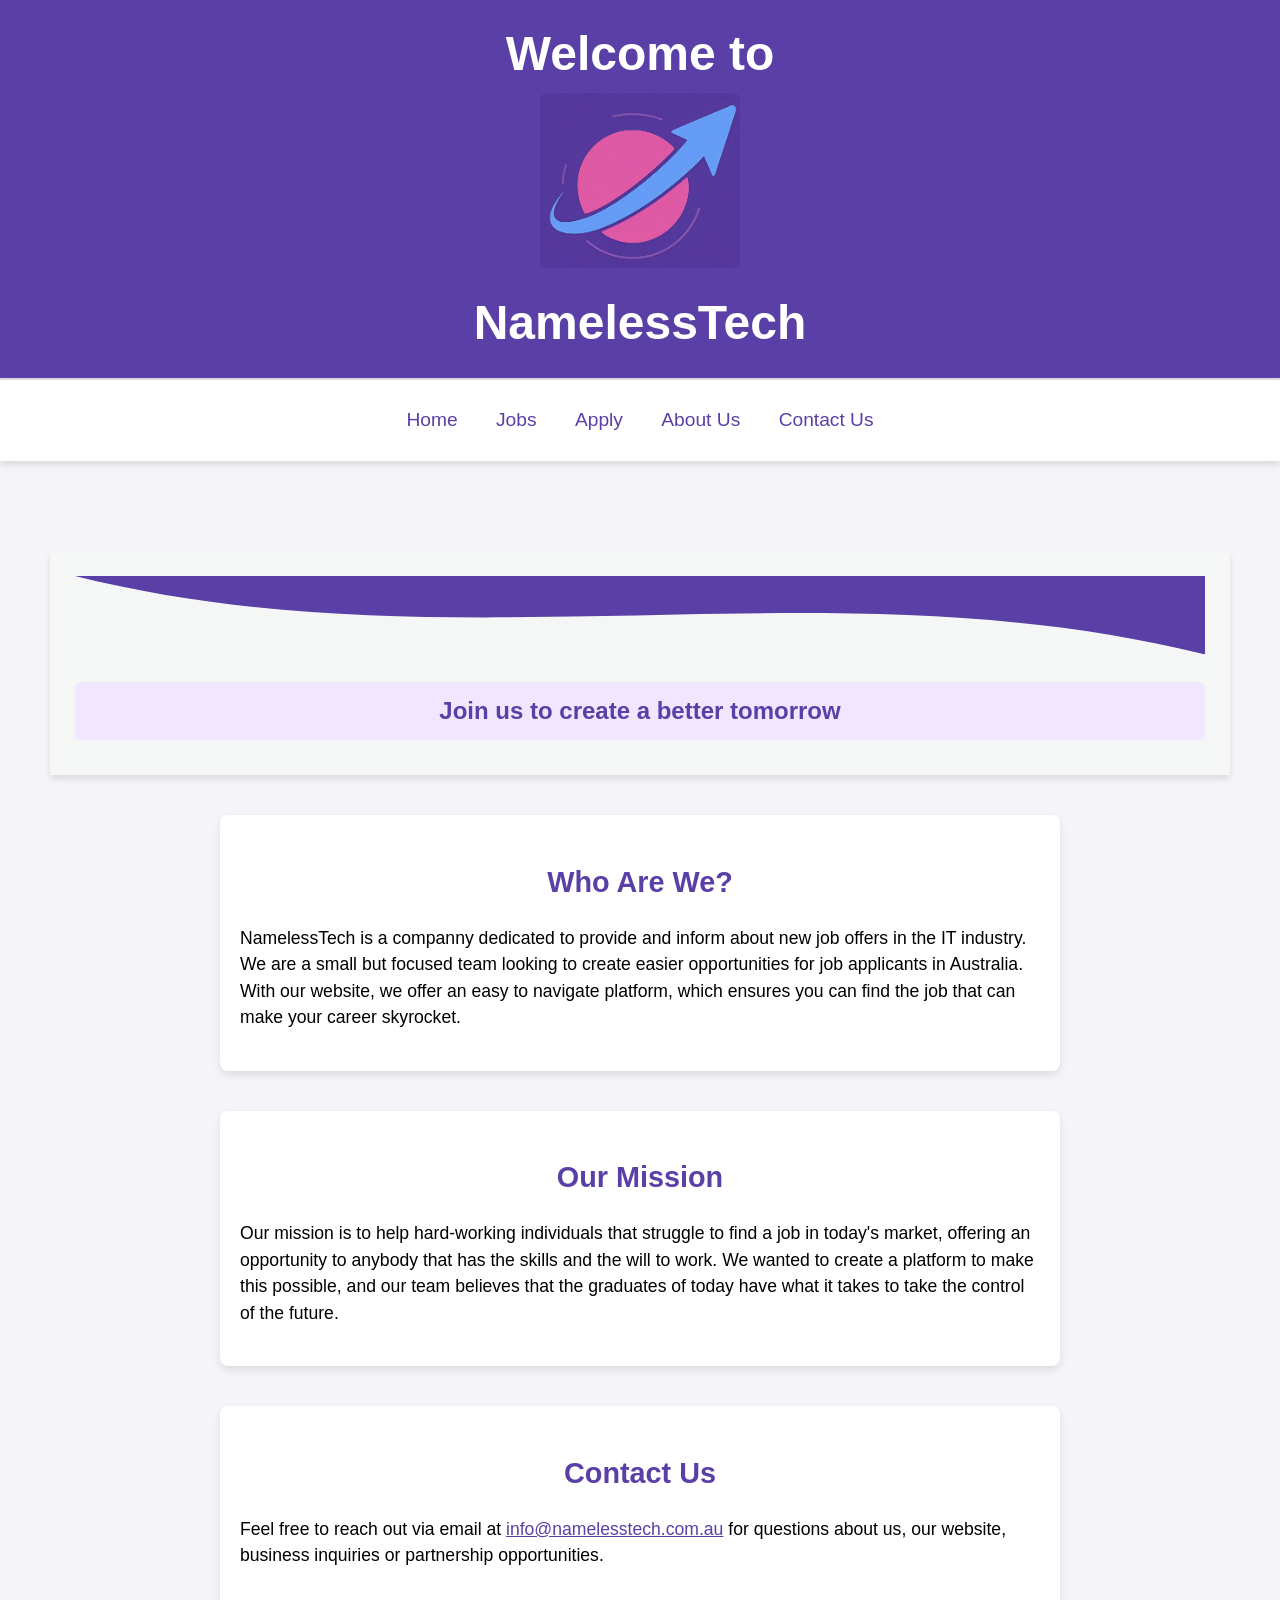
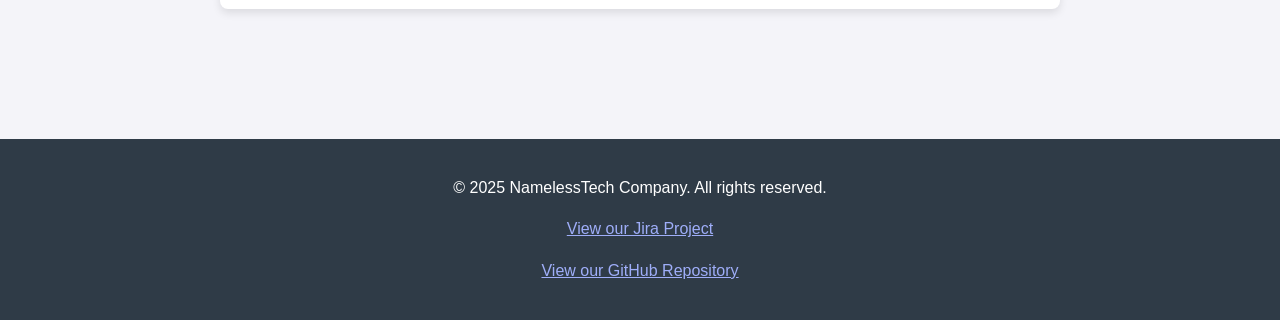
<file: Group-Assignment-main/index.html>
<!DOCTYPE html>
<html lang="en">
<head>
  <meta charset="UTF-8">
  <meta name="description" content="Official homepage of NamelessTech - your innovative IT solutions partner.">
  <meta name="author" content="Your Group Name">
  <meta name="viewport" content="width=device-width, initial-scale=1.0">
  <title>NamelessTech - Welcome</title>
  <link rel="stylesheet" href="./styles/style.css">
</head>
<body>

 <!-- Hero Header -->
<div class="index-hero">
  <h1>Welcome to</h1>
  <a href="index.html">
    <img src="images/image.png" alt="NamelessTech Logo" width="100" style="margin-bottom: 10px;"> <!--Logo image was created with AI (Sora) with the instruction "draw a logo as symbol of NamelessTech" in chinese-->
  </a>
  <h1>NamelessTech</h1>
</div>

<!-- Navigation Section -->
<div class="nav-section">
  <nav>
    <ul>
      <li><a href="index.html">Home</a></li>
      <li><a href="jobs.html">Jobs</a></li>
      <li><a href="apply.html">Apply</a></li>
      <li><a href="about.html">About Us</a></li>
      <li><a href="mailto:info@namelesstech.com.au" style="color: #5A3FA7;">Contact Us</a></li>
    </ul>
  </nav>
</div>


  <!-- Main Content Section -->
  <main class="section">
    <section class="index-hero-banner">
        <svg class="wave-svg" viewBox="0 0 1440 100" preserveAspectRatio="none">
          <path d="M0,0 C480,120 960,-20 1440,100 L1440,0 L0,0 Z" fill="#5A3FA7"></path>
        </svg>
      <div class="index-hero-text">
        <h2>Join us to create a better tomorrow</h2>
      </div>
    </section>
    
    
    <div class="job-description-container">
      <h2>Who Are We?</h2>
      <p>
        NamelessTech is a companny dedicated to provide and inform about new job offers in the IT industry.
        We are a small but focused team looking to create easier opportunities for job applicants in Australia.
        With our website, we offer an easy to navigate platform, which ensures you can find the job that can make your career skyrocket. 
      </p>
    </div>

    <div class="job-description-container">
      <h2>Our Mission</h2>
      <p>
        Our mission is to help hard-working individuals that struggle to find a job in today's market, offering an opportunity to anybody
        that has the skills and the will to work.
        We wanted to create a platform to make this possible, and our team believes that the graduates of today have what it takes to take the control of
        the future.

      </p>
    </div>

    <div class="job-description-container">
      <h2>Contact Us</h2>
      <p>
        Feel free to reach out via email at 
        <a href="mailto:info@namelesstech.com.au" style="color: #5A3FA7;">info@namelesstech.com.au</a> 
        for questions about us, our website, business inquiries or partnership opportunities.
      </p>
    </div>

  </main>

  <!-- Footer -->
  <footer>
    <p>&copy; 2025 NamelessTech Company. All rights reserved.</p>
    <p><a href="https://longmuyheak.atlassian.net/jira/software/projects/WEBTECH/boards/2" target="_blank" style="color: #9faef9;">View our Jira Project</a></p>
    <p><a href="https://github.com/Muyheak/Group-Assignment" target="_blank" style="color:#9faef9;">View our GitHub Repository</a></p>

  </footer>

</body>
</html>
</file>
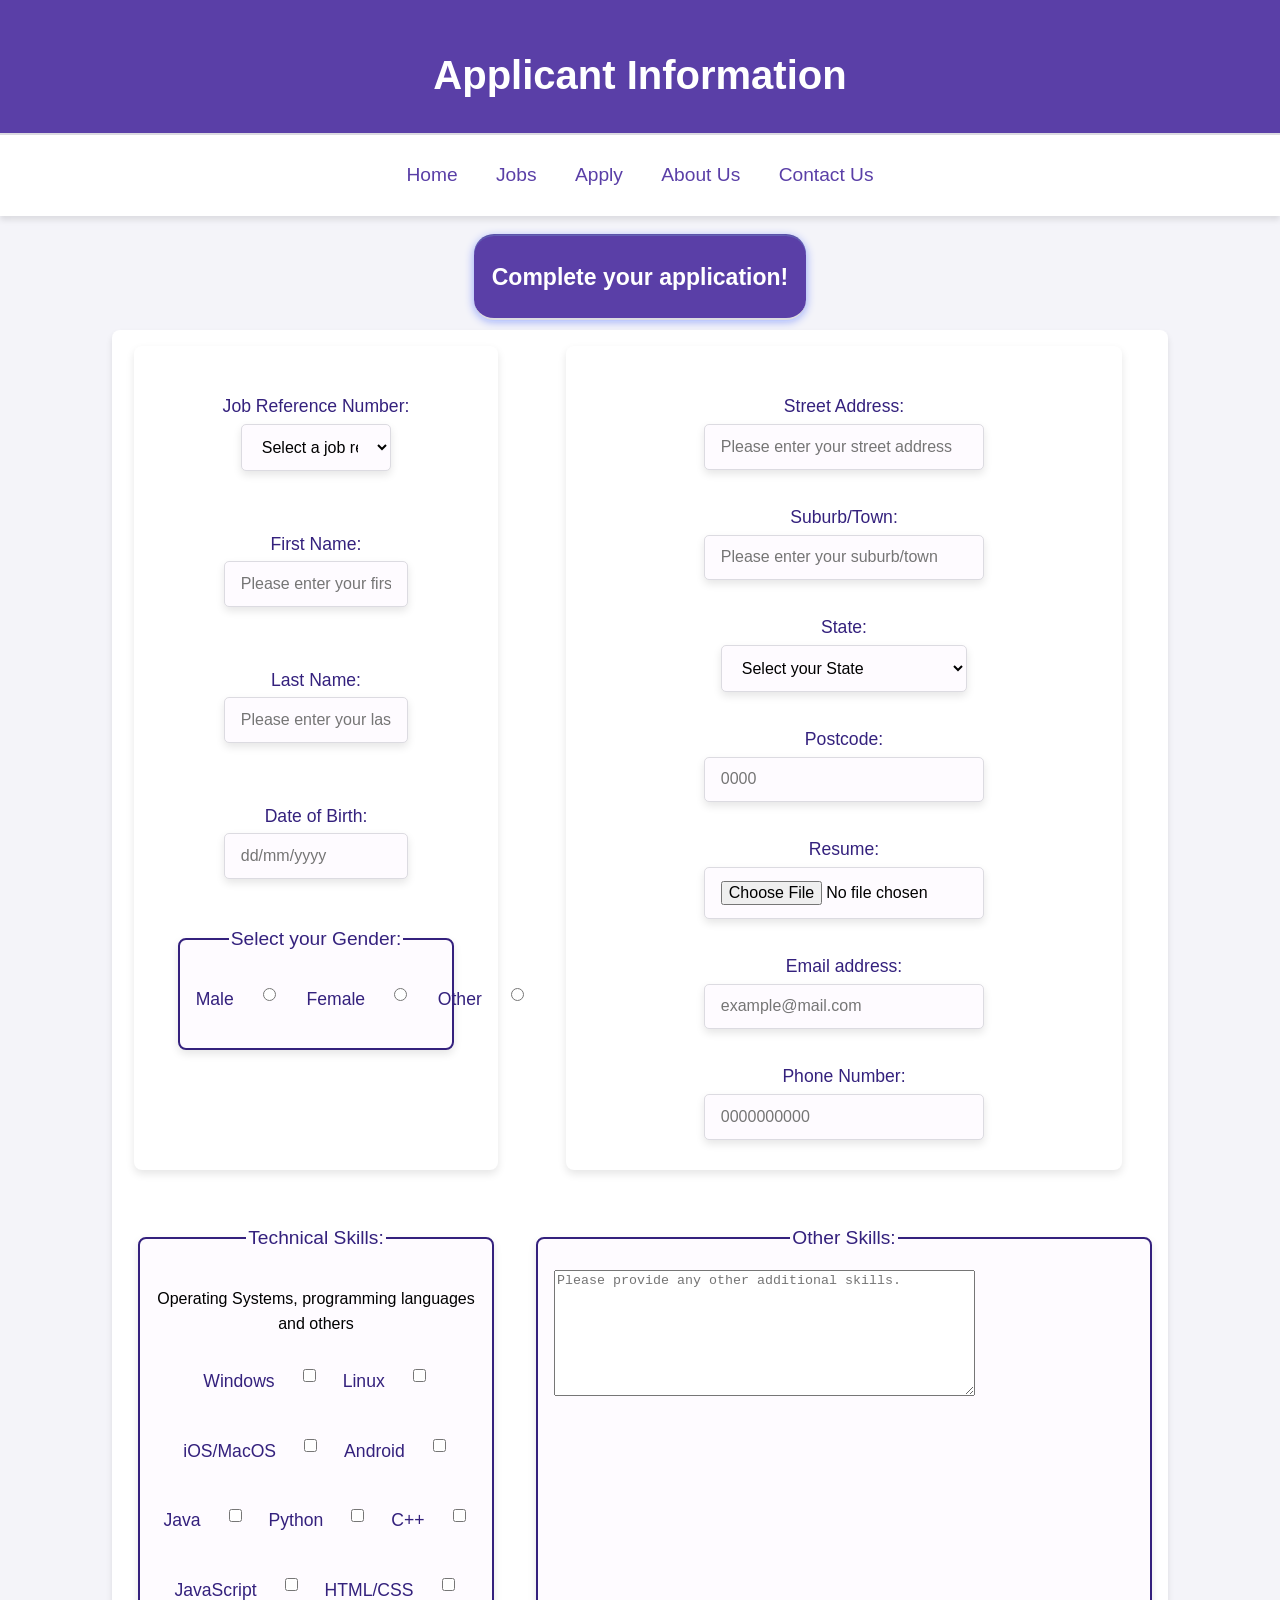
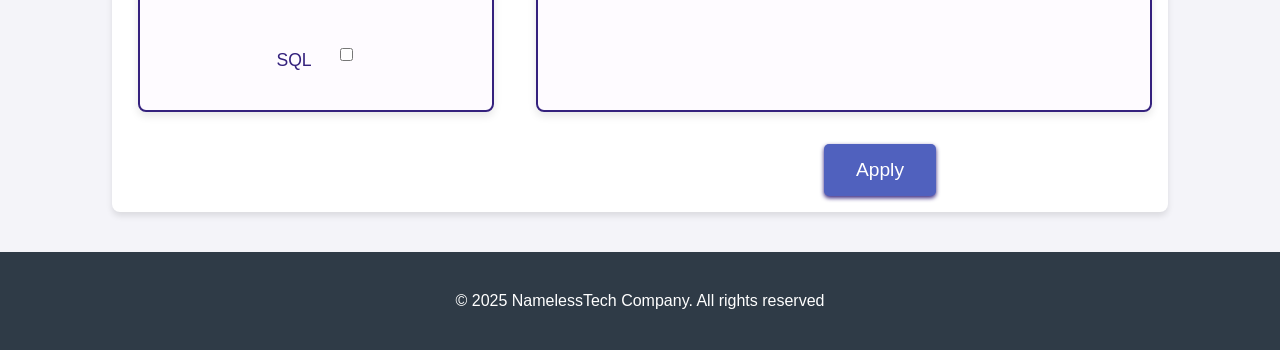
<file: Group-Assignment-main/apply.html>
<!DOCTYPE html>
<html lang="en">
<head>
    <meta charset="UTF-8">
    <meta name="viewport" content="width=device-width, initial-scale=1.0">
    <link rel="stylesheet" href="./styles/style.css"> <!--Link to CSS file-->
    <title>Job Application</title>
</head>
<body>
    <header class="header-apply">
        <h1>Applicant Information</h1>
    </header>
    <div class="nav-section"> <!--Menu navigation-->
        <nav>
          <ul>
            <li><a href="index.html">Home</a></li>
            <li><a href="jobs.html">Jobs</a></li>
            <li><a href="apply.html">Apply</a></li>
            <li><a href="about.html">About Us</a></li>
            <li><a href="mailto:info@namelesstech.com.au" style="color: #5A3FA7;">Contact Us</a></li><!--"Contact us" button redirecting to email address-->
          </ul>
        </nav>
      </div>
    <h1 class="header-complete">Complete your application!</h1>

    
    <form class="grid-layout" action="https://mercury.swin.edu.au/it000000/formtest.php" method="post" enctype="multipart/form-data"><!--Form creation that connects to the given database that will storage the result-->
        <div class="container">
            <label for="job_ref_number">Job Reference Number: </label> <!--Dropdown list including our job reference numbers-->
            <select name="job_ref_number" id="job_ref_number" required>
                <option value="" disabled selected>Select a job reference number</option>
                <option value="ITS01">ITS01</option>
                <option value="DTS02">DTS02</option>
                <option value="SWE03">SWE03</option>
                <option value="UID04">UID04</option>
            </select><br><br>
            <!--Input for the user to fill in with personal information-->
            <label for="firstname">First Name: </label>
            <input type="text" id="firstname" name="firstname" maxlength="20" placeholder="Please enter your first name" required><br><br>

            <label for="lastname">Last Name: </label>
            <input type="text" id="lastname" name="lastname" maxlength="20" placeholder="Please enter your last name" required><br><br>

            <label for="dob">Date of Birth: </label>
            <input type="text" id="dob" name="dob" pattern="\d{2}/\d{2}/\d{4}" placeholder="dd/mm/yyyy" required><br><br> <!--Date of birth with required pattern-->

            <fieldset>
                <legend>Select your Gender: </legend>
                <div class="radio-row">
                    <label for="Male">Male</label>
                    <input type="radio" id="Male" name="gender" value="Male" required>

                    <label for="Female">Female</label>
                    <input type="radio" id="Female" name="gender" value="Female">

                    <label for="Other">Other</label>
                    <input type="radio" id="Other" name="gender" value="Other">
                </div>
            </fieldset>
        </div>

        <div class="container2">
            <label for="Street">Street Address: </label>
            <input type="text" id="Street" name="Street" maxlength="50" placeholder="Please enter your street address" required><br>

            <label for="suburb">Suburb/Town: </label>
            <input type="text" id="suburb" name="suburb" maxlength="50" placeholder="Please enter your suburb/town" required><br>

            <label for="state">State: </label>
            <select name="state" id="state" required>
                <option value="" disabled selected>Select your State</option>
                <option value="VIC">VIC</option>
                <option value="NSW">NSW</option>
                <option value="QLD">QLD</option>
                <option value="NT">NT</option>
                <option value="WA">WA</option>
                <option value="SA">SA</option>
                <option value="TAS">TAS</option>
                <option value="ACT">ACT</option>
            </select><br>

            <label for="postcode">Postcode: </label>
            <input type="text" id="postcode" name="postcode" pattern="^(0[2-9]\d{2}|[1-9]\d{3})$" maxlength="4" placeholder="0000" required><br> <!--Postcode with required pattern-->

            <label for="resume">Resume:</label>
            <input type="file" id="resume" name="resume" accept=".pdf,.doc,.docx" required><br>

            <label for="email">Email address: </label>
            <input type="email" id="email" name="email" placeholder="example@mail.com" required><br>

            <label for="phone">Phone Number: </label>
            <input type="tel" id="phone" name="phone" pattern="(\d\s?){8,12}$" minlength="8" maxlength="12" placeholder="0000000000" required><br>
        </div>

        <fieldset class="checkbox-group">
            <legend>Technical Skills: </legend>
            <div class="tskills">
            <p>Operating Systems, programming languages and others</p>
            </div>
            <div class="checkbox-row">
                <label for="skill1">Windows</label>
                <input type="checkbox" id="skill1" name="skills" value="Windows">
                <label for="skill2">Linux</label>
                <input type="checkbox" id="skill2" name="skills" value="Linux">

                <label for="skill3">iOS/MacOS</label>
                <input type="checkbox" id="skill3" name="skills" value="MacOS">

                <label for="skill4">Android</label>
                <input type="checkbox" id="skill4" name="skills" value="Android">
                <label for="pr1">Java</label>
                <input type="checkbox" id="pr1" name="skills" value="Java">

                <label for="pr2">Python</label>
                <input type="checkbox" id="pr2" name="skills" value="Python">

                <label for="pr3">C++</label>
                <input type="checkbox" id="pr3" name="skills" value="C++">

                <label for="pr4">JavaScript</label>
                <input type="checkbox" id="pr4" name="skills" value="JavaScript">

                <label for="pr5">HTML/CSS</label>
                <input type="checkbox" id="pr5" name="skills" value="HTML/CSS">

                <label for="pr6">SQL</label>
                <input type="checkbox" id="pr6" name="skills" value="SQL">
            </div>
        </fieldset>

        <fieldset class="other-skills">
            <legend>Other Skills: </legend>
            <textarea id="otherskills" name="otherskills" rows="8" cols="50" maxlength="300" placeholder="Please provide any other additional skills."></textarea>
        </fieldset>

        <div class="submit"> <!--Submit button to end Form-->
            <input type="submit" value="Apply">
        </div>
    </form>

    <footer class="footer-apply">
        <p>&copy; 2025 NamelessTech Company. All rights reserved</p>
    </footer>
</body>
</html>
</file>
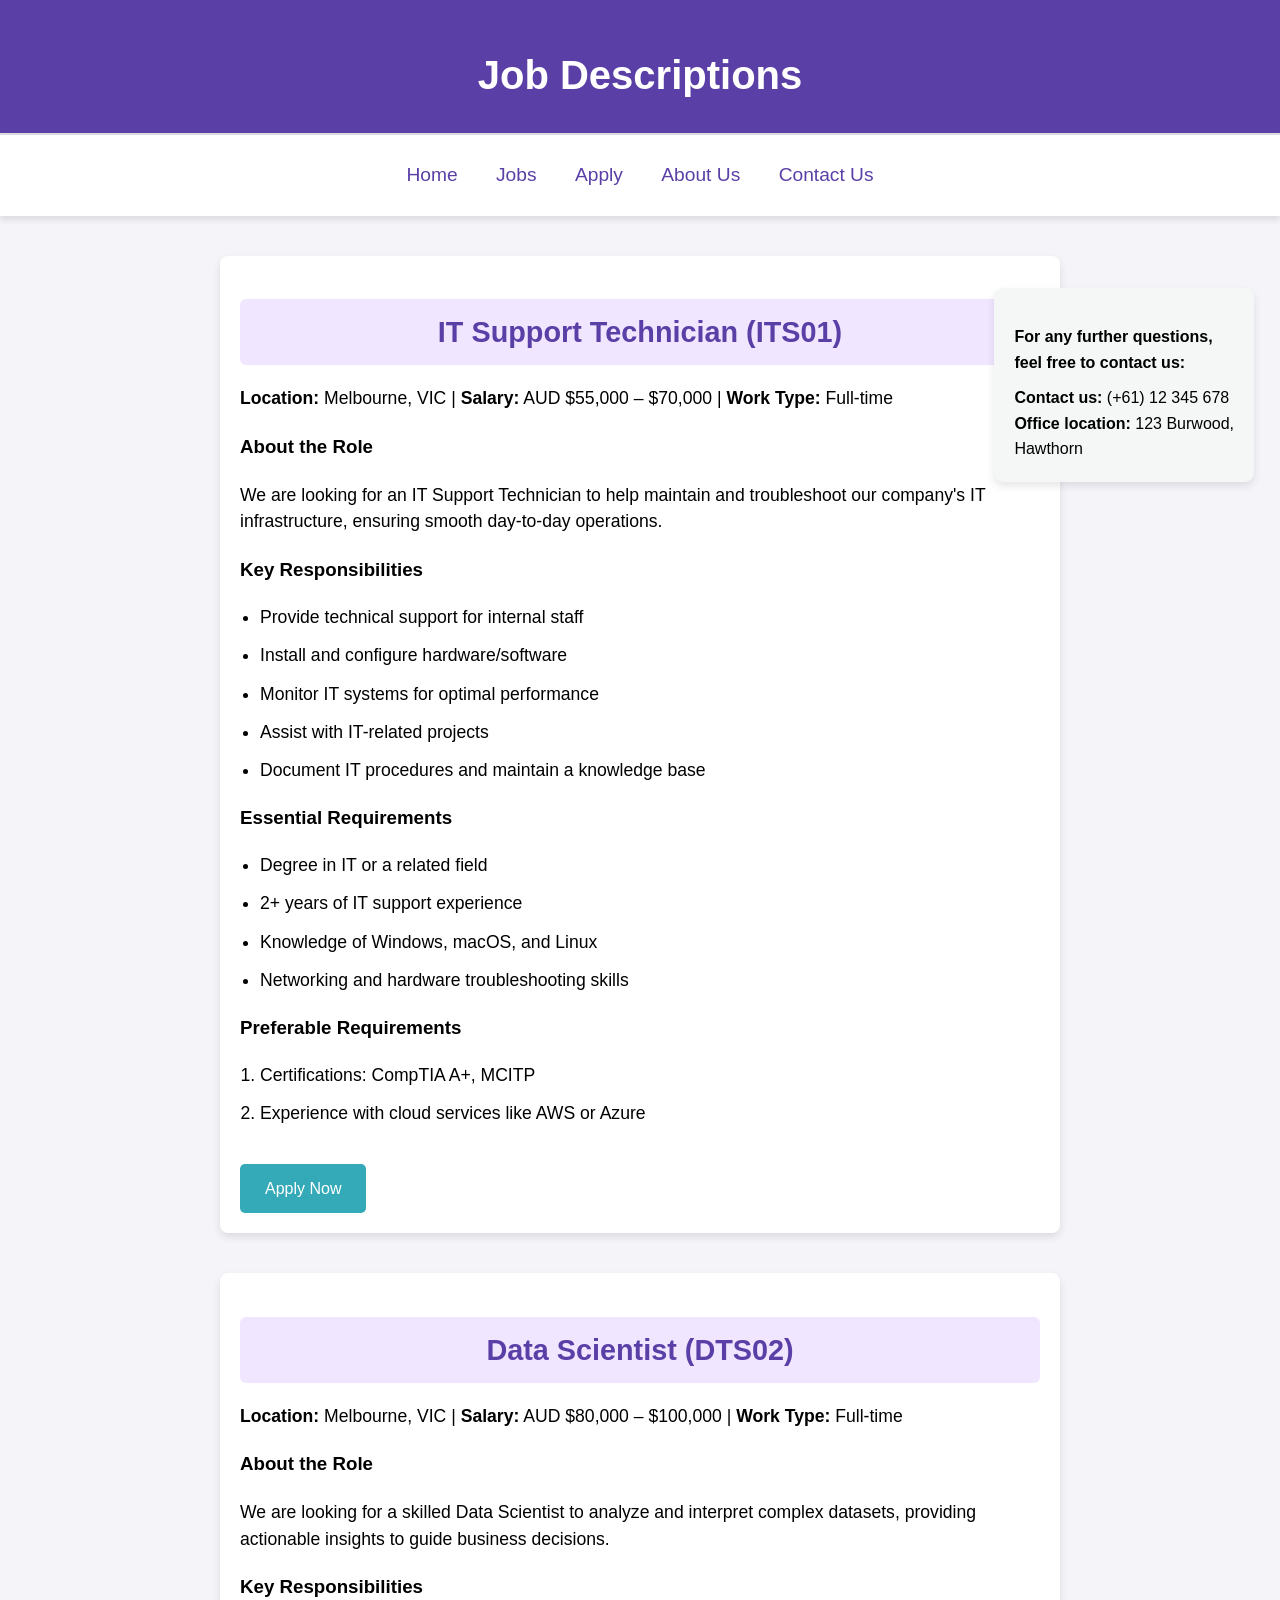
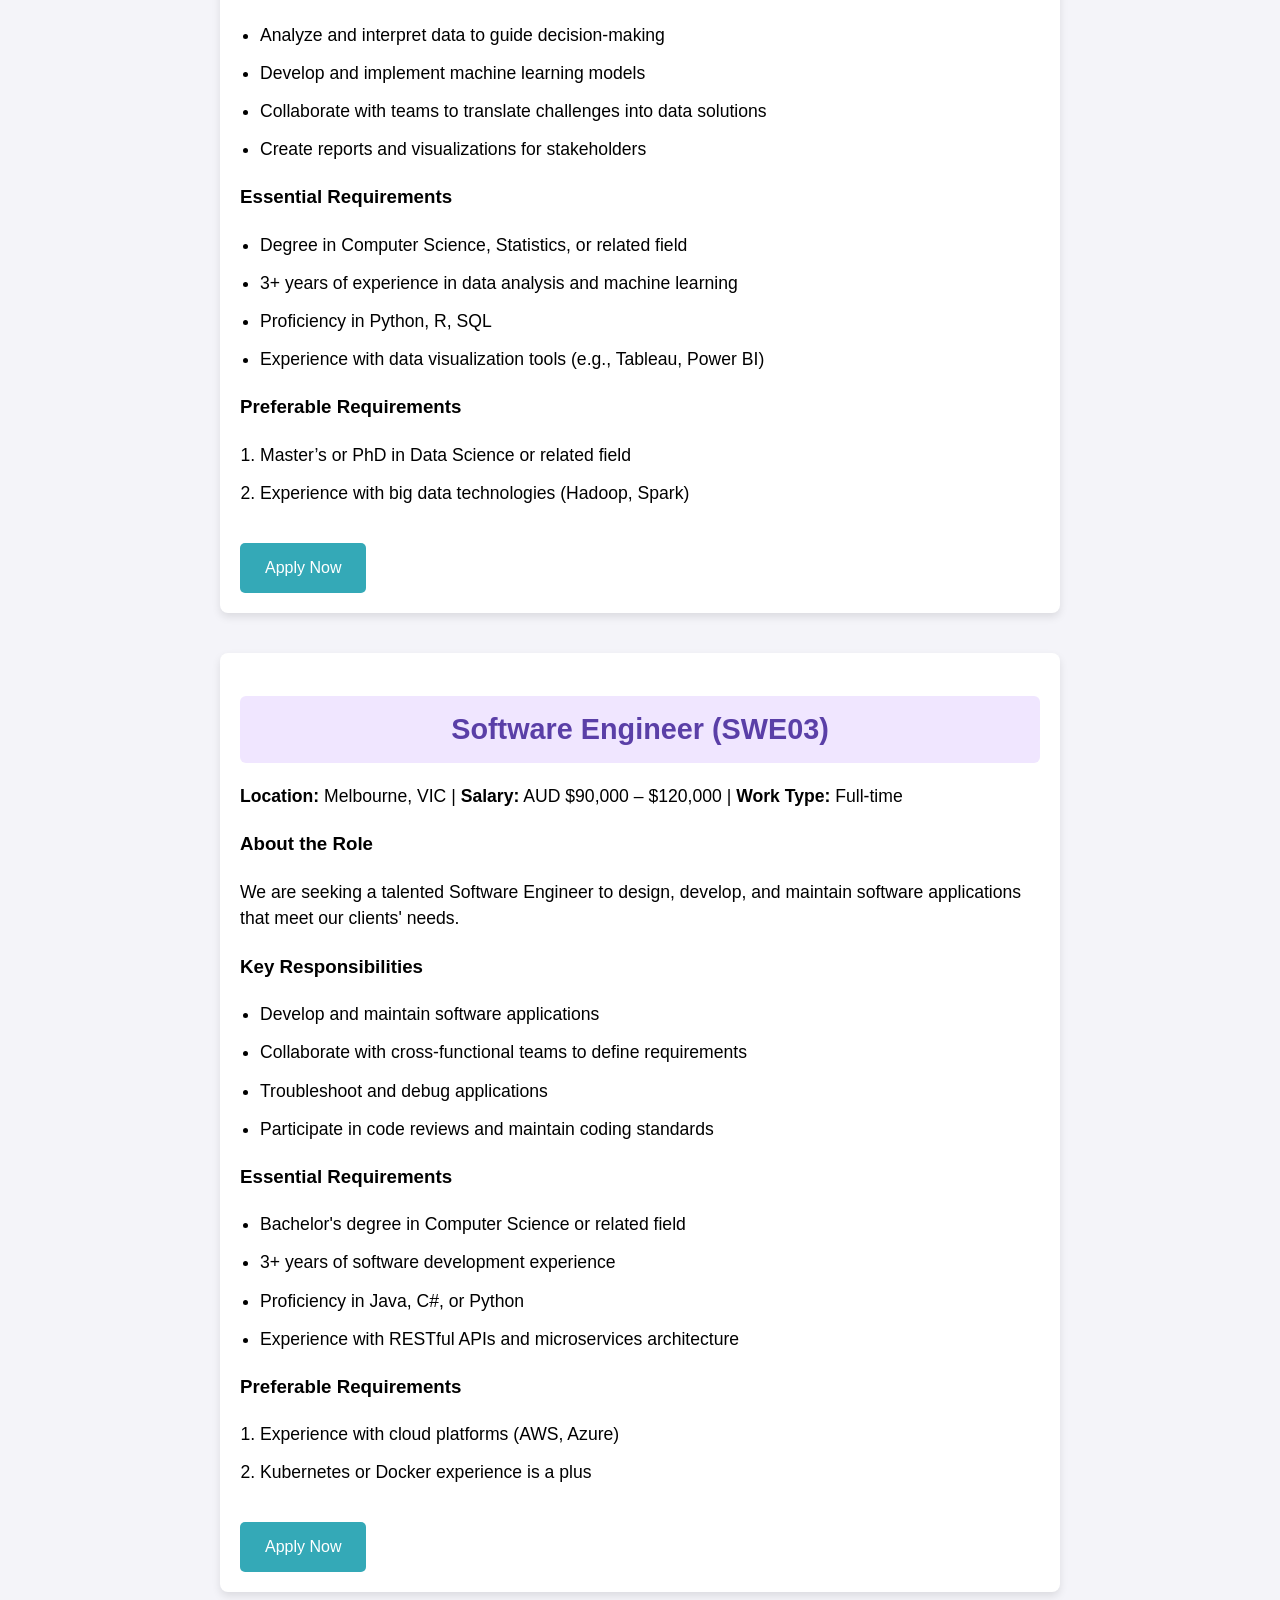
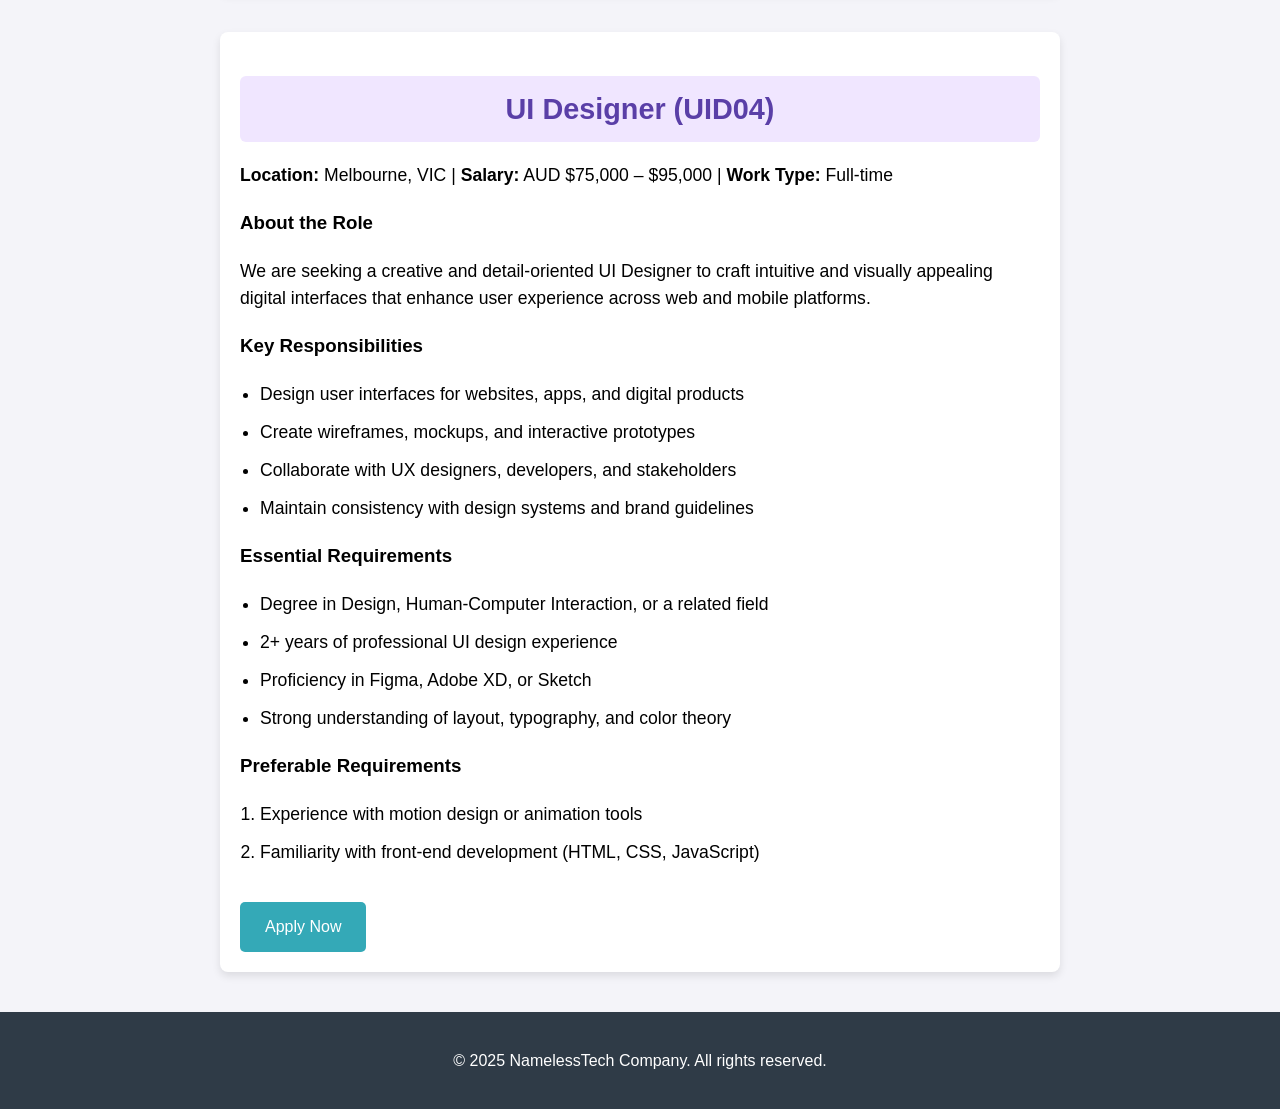
<file: Group-Assignment-main/jobs.html>
<!DOCTYPE html>
<html lang="en">
<head>
  <meta charset="UTF-8">
  <meta name="viewport" content="width=device-width, initial-scale=1.0">
  <title>Job Descriptions</title>
  <link href="./styles/style.css" rel="stylesheet">
</head>

<body>

  <header class="hero">
    <h1>Job Descriptions</h1>
  </header>
  <div class="nav-section">
    <nav>
      <ul>
        <li><a href="index.html">Home</a></li>
        <li><a href="jobs.html">Jobs</a></li>
        <li><a href="apply.html">Apply</a></li>
        <li><a href="about.html">About Us</a></li>
        <li><a href="mailto:info@namelesstech.com.au" style="color: #5A3FA7;">Contact Us</a></li>
      </ul>
    </nav>
  </div>

  <!--Use ChatGPT to generate a job description info-->
  <!--IT support Technician Job-->
  <main>
    <section id="it-support" class="job-description-container">
      <h2>IT Support Technician (ITS01)</h2>
      <p><strong>Location:</strong> Melbourne, VIC | <strong>Salary:</strong> AUD $55,000 – $70,000 | <strong>Work Type:</strong> Full-time</p>

      <h3>About the Role</h3>
      <p>We are looking for an IT Support Technician to help maintain and troubleshoot our company's IT infrastructure, ensuring smooth day-to-day operations.</p>

      <h3>Key Responsibilities</h3>
      <ul>
        <li>Provide technical support for internal staff</li>
        <li>Install and configure hardware/software</li>
        <li>Monitor IT systems for optimal performance</li>
        <li>Assist with IT-related projects</li>
        <li>Document IT procedures and maintain a knowledge base</li>
      </ul>

      <h3>Essential Requirements</h3>
      <ul>
        <li>Degree in IT or a related field</li>
        <li>2+ years of IT support experience</li>
        <li>Knowledge of Windows, macOS, and Linux</li>
        <li>Networking and hardware troubleshooting skills</li>
      </ul>

      <h3>Preferable Requirements</h3>
      <ol>
        <li>Certifications: CompTIA A+, MCITP</li>
        <li>Experience with cloud services like AWS or Azure</li>
      </ol>

      <a href="./apply.html" class="cta-button">Apply Now</a>
    </section>

    <!--Data Science Job-->

    <section id="data-scientist" class="job-description-container">
      <h2>Data Scientist (DTS02)</h2>
      <p><strong>Location:</strong> Melbourne, VIC | <strong>Salary:</strong> AUD $80,000 – $100,000 | <strong>Work Type:</strong> Full-time</p>

      <h3>About the Role</h3>
      <p>We are looking for a skilled Data Scientist to analyze and interpret complex datasets, providing actionable insights to guide business decisions.</p>

      <h3>Key Responsibilities</h3>
      <ul>
        <li>Analyze and interpret data to guide decision-making</li>
        <li>Develop and implement machine learning models</li>
        <li>Collaborate with teams to translate challenges into data solutions</li>
        <li>Create reports and visualizations for stakeholders</li>
      </ul>

      <h3>Essential Requirements</h3>
      <ul>
        <li>Degree in Computer Science, Statistics, or related field</li>
        <li>3+ years of experience in data analysis and machine learning</li>
        <li>Proficiency in Python, R, SQL</li>
        <li>Experience with data visualization tools (e.g., Tableau, Power BI)</li>
      </ul>

      <h3>Preferable Requirements</h3>
      <ol>
        <li>Master’s or PhD in Data Science or related field</li>
        <li>Experience with big data technologies (Hadoop, Spark)</li>
      </ol>

      <a href="./apply.html" class="cta-button">Apply Now</a>
    </section>

    <!--Software Engineer Job-->
    <section id="software-engineer" class="job-description-container">
      <h2>Software Engineer (SWE03)</h2>
      <p><strong>Location:</strong> Melbourne, VIC | <strong>Salary:</strong> AUD $90,000 – $120,000 | <strong>Work Type:</strong> Full-time</p>

      <h3>About the Role</h3>
      <p>We are seeking a talented Software Engineer to design, develop, and maintain software applications that meet our clients' needs.</p>

      <h3>Key Responsibilities</h3>
      <ul>
        <li>Develop and maintain software applications</li>
        <li>Collaborate with cross-functional teams to define requirements</li>
        <li>Troubleshoot and debug applications</li>
        <li>Participate in code reviews and maintain coding standards</li>
      </ul>

      <h3>Essential Requirements</h3>
      <ul>
        <li>Bachelor's degree in Computer Science or related field</li>
        <li>3+ years of software development experience</li>
        <li>Proficiency in Java, C#, or Python</li>
        <li>Experience with RESTful APIs and microservices architecture</li>
      </ul>

      <h3>Preferable Requirements</h3>
      <ol>
        <li>Experience with cloud platforms (AWS, Azure)</li>
        <li>Kubernetes or Docker experience is a plus</li>
      </ol>

      <a href="./apply.html" class="cta-button">Apply Now</a>
    </section>
    <section id="ui-designer" class="job-description-container">

      <!--UI Designer Job-->
      <h2>UI Designer (UID04)</h2>
      <p><strong>Location:</strong> Melbourne, VIC | <strong>Salary:</strong> AUD $75,000 – $95,000 | <strong>Work Type:</strong> Full-time</p>
    
      <h3>About the Role</h3>
      <p>We are seeking a creative and detail-oriented UI Designer to craft intuitive and visually appealing digital interfaces that enhance user experience across web and mobile platforms.</p>
    
      <h3>Key Responsibilities</h3>
      <ul>
        <li>Design user interfaces for websites, apps, and digital products</li>
        <li>Create wireframes, mockups, and interactive prototypes</li>
        <li>Collaborate with UX designers, developers, and stakeholders</li>
        <li>Maintain consistency with design systems and brand guidelines</li>
      </ul>
    
      <h3>Essential Requirements</h3>
      <ul>
        <li>Degree in Design, Human-Computer Interaction, or a related field</li>
        <li>2+ years of professional UI design experience</li>
        <li>Proficiency in Figma, Adobe XD, or Sketch</li>
        <li>Strong understanding of layout, typography, and color theory</li>
      </ul>
    
      <h3>Preferable Requirements</h3>
      <ol>
        <li>Experience with motion design or animation tools</li>
        <li>Familiarity with front-end development (HTML, CSS, JavaScript)</li>
      </ol>
    
      <a href="./apply.html" class="cta-button">Apply Now</a>
    </section>
    
  </main>

 
    <aside class="sidebar">
      <h3>For any further questions, feel free to contact us:</h3>
      <ul>
        <li><strong>Contact us:</strong> (+61) 12 345 678</li>
        <li><strong>Office location:</strong> 123 Burwood, Hawthorn</li>
      </ul>
    </aside>
  
  

  <footer>
    <p>&copy; 2025 NamelessTech Company. All rights reserved.</p>
  </footer>

</body>
</html>
</file>
<file: Group-Assignment-main/styles/style.css>
/* General Container */
form.grid-layout {
  display: grid;
  grid-template-columns: 1fr 1fr;
  gap: 2em;
  padding: 1em;
  max-width: 1200px;
  margin: 0 auto;
}
  .container {
    grid-column: 1;
    width: 80%;
    max-width: 550px;
    margin: 0 auto;
    padding: 2em;
    background-color: #fff;
    border-radius: 8px;
    box-shadow: rgba(0, 0, 0, 0.1) 0px 4px 8px;
    height: 90%;
    text-align: center;
  }

  .container2 {
    grid-column: 2;
    width: 80%;
    max-width: 550px;
    margin: 0 auto;
    padding: 2em;
    background-color: #fff;
    border-radius: 8px;
    box-shadow: rgba(0, 0, 0, 0.1) 0px 4px 8px;
    height: 90%;
    text-align: center;
  }

  .header-apply {
    margin-top: 0;
    margin-bottom: 0%;
    background-color: #5A3FA7;
    padding: 1em 0;
    border-radius: 0px;
    border-bottom: 2px solid #dcdbe1;
    box-shadow: 0px 1px 8px 1px #9faef9,
                0px 2px 0px 0px #fafcfe,
                0px -2px 0px 0px #34217d;
    text-align: center;
    height: max-content;
    color: white;
  }
  .header-complete {
    margin-top: -20px;
    border-radius: 20px;
    background-color: #5A3FA7;
    margin-right: 37%;
    margin-left: 37%;
    padding: 1em 0;
    border-bottom: 2px solid #dcdbe1;
    box-shadow: 0px 1px 8px 1px #9faef9,
                0px 2px 0px 0px #fafcfe,
                0px -2px 0px 0px #34217d;
    text-align: center;
    color: white;
    font-size: 23px;
  }
  
  /* Labels */
  label {
    display: block;
    margin: 0.8em 0 0.2em;
    color: #34217d;
    font-size: 1.1em;
  }
  
  /* Inputs and Selects */
  input[type="text"], input[type="email"], input[type="tel"], input[type="file"], select {
    width: 50%;
    padding: 0.8em 1em;
    margin-bottom: 1.2em;
    border-radius: 5px;
    background-color: #fefbff;
    border: 1px solid #dcdbe1;
    box-shadow: rgba(0, 0, 0, 0.1) 0px 4px 8px;
    font-size: 1em;
    transition: all 0.3s ease-in-out;
  }
  
  input[type="text"]:focus, input[type="email"]:focus, input[type="tel"]:focus, input[type="file"]:focus, select:focus {
    border-color: #5061be;
    box-shadow: rgba(0, 0, 0, 0.1) 0px 4px 8px;
  }
  
  /* Gender Radios */

  fieldset {
    border: 2px solid #34217d;
    padding: 1em;
    border-radius: 8px;
    box-shadow: rgba(0, 0, 0, 0.1) 0px 4px 8px;
    background-color: #fefbff;
    margin: 0 auto;
    width: 80%;
  }
  
  legend {
    align-items: center;
    color: #34217d;
    font-size: 1.2em;
    text-align: center;
  }
  
  input[type="radio"] {
    margin-right: 0.5em;
  }
  
  input[type="radio"]:checked + label {
    color: #5061be;
  }

  .radio-row {
    display: flex;
    gap: 1.5em;
    align-items: center;
    margin-bottom: 1em;
    width: 20px;
    text-align: center;
  }

  .tskills {
    text-align: center;
  }
  
  .checkbox-group {
    display: block;
    margin: 0 auto;
    width: 85%;
}

  .checkbox-row{
    display: flex;
    flex-wrap: wrap;
    width: 100%;
    gap: 1.5em;
    align-items: center;
    margin-bottom: 1em;
    justify-content: center;
  }

  .other-skills {
    justify-content: center;
    grid-column: 2;
    margin-top: 1em;
    margin: 0 auto;
    width: 580px;
  }

  input[type="text"]#otherskills {
    width: 60%;
    height: 150px;
    margin: 0 auto;
  }
  
  select {
    background: #fefbff;
    padding: 0.8em 1em;
    border-radius: 5px;
    border: 1px solid #dcdbe1;
    box-shadow: rgba(0, 0, 0, 0.1) 0px 4px 8px;
  }
  
  input[type="submit"] {
    display: flex;
    width: 30%;
    background-color: #5061be;
    color: #fff;
    padding: 0.8em 1.5em;
    border: none;
    border-radius: 5px;
    margin-left: 185%;
    font-size: 1.2em;
    cursor: pointer;
    box-shadow: 0px 2px 4px 0px #34217d;
    transition: all 0.3s;
  }
  
  input[type="submit"]:hover {
    background-color: #3a4c96;
    box-shadow: 0px 4px 6px 0px #34217d;
  }
  
  /* Error Message Style */
  small {
    color: red;
    font-size: 0.9em;
    display: block;
    margin-top: 0.2em;
  }
  .footer-apply {
    text-align: center;
    background-color: #2F3B47; /* Charcoal grey */
    color: white;
    padding: 20px;
  }



/* Job Description */

body {
  font-family: Arial, sans-serif;
  margin: 0;
  padding: 0;
  background-color: #f4f7f6; /* Light grey background */
}

.section {
  padding: 50px;
  text-align: center;
}

.sidebar {
  position: absolute;
  top: 32%;
  right: 2%;
  text-align: left;
  width: 220px;
  background-color: #f4f7f6;
  padding: 20px;
  border-radius: 9px;
  box-shadow: 0 4px 8px rgba(0, 0, 0, 0.1);
}

.sidebar h3 {
  text-align: left;
  font-size: 1em;
  color: #000000;
  margin-bottom: 10px;
  font-weight: bold;
}

.sidebar ul {
  text-align: left;
  list-style: none;
  padding: 0;
  margin: 0;
}

.hero {
  margin-top: 0;
  margin-bottom: 0%;
  background-color: #5A3FA7;
  padding: 1em 0;
  border-radius: 0px;
  border-bottom: 2px solid #dcdbe1;
  box-shadow: 0px 1px 8px 1px #9faef9,
              0px 2px 0px 0px #fafcfe,
              0px -2px 0px 0px #34217d;
  text-align: center;
  height: max-content;
  color: white;
}

.job-description-container {
  background-color: white;
  max-width: 800px;
  margin: 40px auto;
  padding: 20px;
  box-shadow: 0 4px 8px rgba(0, 0, 0, 0.1);
  border-radius: 8px;
  text-align: left;
}

.job-description-container h2 {
  color: #5A3FA7; /* Main purple color */
  font-size: 1.8em;
}

.job-description-container p {
  font-size: 1.1em;
  line-height: 1.5;
  margin: 20px 0;
}

.job-description-container ul,
.job-description-container ol {
  padding-left: 20px;
}

.job-description-container ul li,
.job-description-container ol li {
  font-size: 1.1em;
  margin-bottom: 10px;
}

.cta-button {
  padding: 12px 25px;
  background-color: #34A9B7; /* Teal */
  color: white;
  text-decoration: none;
  border-radius: 5px;
  margin-top: 20px;
  display: inline-block;
}

.cta-button:hover {
  background-color: #2F3B47; /* Charcoal grey on hover */
}

footer {
  text-align: center;
  background-color: #2F3B47; /* Charcoal grey */
  color: white;
  padding: 20px;
}

/* Index Page Custom Styles */

.index-hero {
  margin-top: 0;
  background-color: #5A3FA7;
  padding: 1em 0;
  border-bottom: 2px solid #dcdbe1;
  box-shadow: 0px 1px 8px 1px #9faef9,
              0px 2px 0px 0px #fafcfe,
              0px -2px 0px 0px #34217d;
  text-align: center;
  color: white;
}

.index-hero h1 {
  color: white;
  font-size: 3em;
  margin: 0;
}

.index-hero p {
  font-size: 1.2em;
}

.index-section {
  padding: 50px;
  text-align: center;
  background-color: #f4f7f6;
}

.index-container {
  background-color: white;
  max-width: 800px;
  margin: 40px auto;
  padding: 20px;
  box-shadow: 0 4px 8px rgba(0, 0, 0, 0.1);
  border-radius: 8px;
  text-align: left;
}

.index-container h2 {
  color: #5A3FA7;
  font-size: 1.8em;
}

.index-container p {
  font-size: 1.1em;
  line-height: 1.5;
  margin: 20px 0;
}

.index-footer {
  text-align: center;
  background-color: #2F3B47;
  color: white;
  padding: 20px;
}

.index-footer a {
  color: #9faef9;
  text-decoration: none;
}

.index-footer a:hover {
  text-decoration: underline;
}

.index-hero img {
  cursor: pointer;
}
.index-hero-banner {
  position: relative;
  text-align: center;
  background-color: #f4f7f6;
}


.index-hero-banner-image img {
  width: 100%;
  height: 100%;
  object-fit: cover;         
  object-position: center;   
  display: block;
}




/* About Us */
body {
  font-family: Arial, sans-serif;
  margin: 0;
  padding: 0;
  background-color: #f4f4f9; 
  color: black; 
  line-height: 1.6;
}

header {
  margin-top: 0;
  margin-bottom: 0%;
  background-color: #5A3FA7;
  padding: 1em 0;
  border-radius: 0px;
  border-bottom: 2px solid #dcdbe1;
  box-shadow: 0px 1px 8px 1px #9faef9,
              0px 2px 0px 0px #fafcfe,
              0px -2px 0px 0px #34217d;
  text-align: center;
  height: max-content;
  color: white;
}

h1 {
  font-size: 2.5em;
  margin-bottom: 10px;
  font-weight: bold;
}

h2 {
  font-size: 1.8em;
  color: #5A3FA7;
  margin-bottom: 10px;
  text-align: center;
}

section h2 {
  background-color: #f0e6ff;
  padding: 10px 15px;
  border-radius: 6px;
  font-size: 1.5em;
}

/* Student Id */
.student-id-card {
  background-color: #f9f7ff;
  border: 1px solid #d1c4e9;
  border-radius: 10px;
  padding: 20px;
  max-width: 600px;
  margin: auto;
  box-shadow: 0 2px 8px rgba(90, 63, 167, 0.1);
}

.student {
  display: flex;
  justify-content: space-between;
  align-items: center;
  padding: 12px 16px;
  margin-bottom: 10px;
  border-radius: 6px;
  background-color: #fff;
}

.student:hover {
  background-color: #f4e1ff;
  transform: translate(5px);
}

.student .name {
  font-weight: bold;
  font-size: 1em;
  color: #5A3FA7;
}

.id {
  font-size: 0.9em;
}

/* Contributions */
dl {
  color: black; 
  margin-right: 10%
}

dt {
  font-weight: bold;
  color: #5A3FA7; 
  margin-top: 10px;
}

dd {
  background-color: #f4f0ff;
  margin: 0;
  padding: 15px 20px 20px 20px;
  border-bottom-left-radius: 10px;
  border-bottom-right-radius: 10px;
  border-left: 6px solid #5A3FA7;
  font-size: 1.05em;
  color: #333;
  position: relative;
}

/* Table */
table {
  width: 100%;
  border-collapse: collapse;
  border: 2px solid #5A3FA7; 
  margin-bottom: 30px;
}

th {
  padding: 15px;
  border: 1px solid #5A3FA7; 
  text-align: center;
}

td {
  padding: 15px;
  border: 1px solid #5A3FA7; 
  text-align: center;
  background-color: #f0e6ff;
}

td:hover {
  background-color: #e0ccff;
}

caption {
  font-size: 1.2em;
  margin: 10px;
  font-weight: bold;
}

/* Group Photo */
figure {
  text-align: center;
  border: 2px solid #5A3FA7; 
  padding: 10px;
  margin-bottom: 30px;
}

img {
  width: 80%;
  max-width: 700px;
  border-radius: 7px; 
}

/* Section boxes */
section {
  margin-bottom: 40px;
  padding: 25px;
  background-color: #ffffff;
  box-shadow: 0 4px 6px rgba(0, 0, 0, 0.1);
}

.nav-section {
  margin-bottom: 40px;
  padding: 25px;
  background-color: #ffffff;
  box-shadow: 0 4px 6px rgba(0, 0, 0, 0.1);
}

form {
  margin: 30px auto;
  padding: 20px;
  width: 80%;
  max-width: 600px;
  background-color: #fff;
  border-radius: 8px;
  box-shadow: 0 4px 6px rgba(0, 0, 0, 0.1);
}

/* Footer */
footer {
  text-align: center;
  margin-top: 40px;
  padding: 20px;
  color: white;
}




/* Code for home page*/
.index-hero img {
  cursor: pointer;
}
.index-hero-banner {
  position: relative;
  text-align: center;
  background-color: #f4f7f6;
}

.index-hero-banner-image {
  position: relative;
  overflow: hidden;
}

.index-hero-banner-image {
  position: relative;
  width: 100%;
  height: 400px; 
  overflow: hidden;
  display: flex;
  justify-content: center;
  align-items: center;
  background-color: #f4f7f6;
}

.index-hero-banner-image img {
  width: 100%;
  height: 100%;
  object-fit: cover;         
  object-position: center;   
  display: block;
}
.index-hero img {
  width: 20%;
  min-width: 100px;
  max-width: 200px;
  height: auto;
  margin-bottom: 10px;
  cursor: pointer;
  transition: transform 0.3s ease;
}

.index-hero img:hover {
  transform: scale(1.05); 
}

@media (max-width: 600px) {
  .index-hero img {
    width: 40%;
  }
}

@media (max-width: 992px) {
  .index-hero img {
    width: 30%;
  }
}
nav ul {
  font-size: 1.2em; 
}

nav ul li a {
  color: #5A3FA7; 
  text-decoration: none; 
  transition: color 0.3s ease; 
}

nav ul li a:hover {
  color: #34217d; 
}
nav ul {
  list-style: none;
  padding: 0;
  margin: 0;
  display: flex; 
  justify-content: center;
  gap: 2em;
  font-size: 1.2em;
  flex-wrap: wrap;
}
</file>
